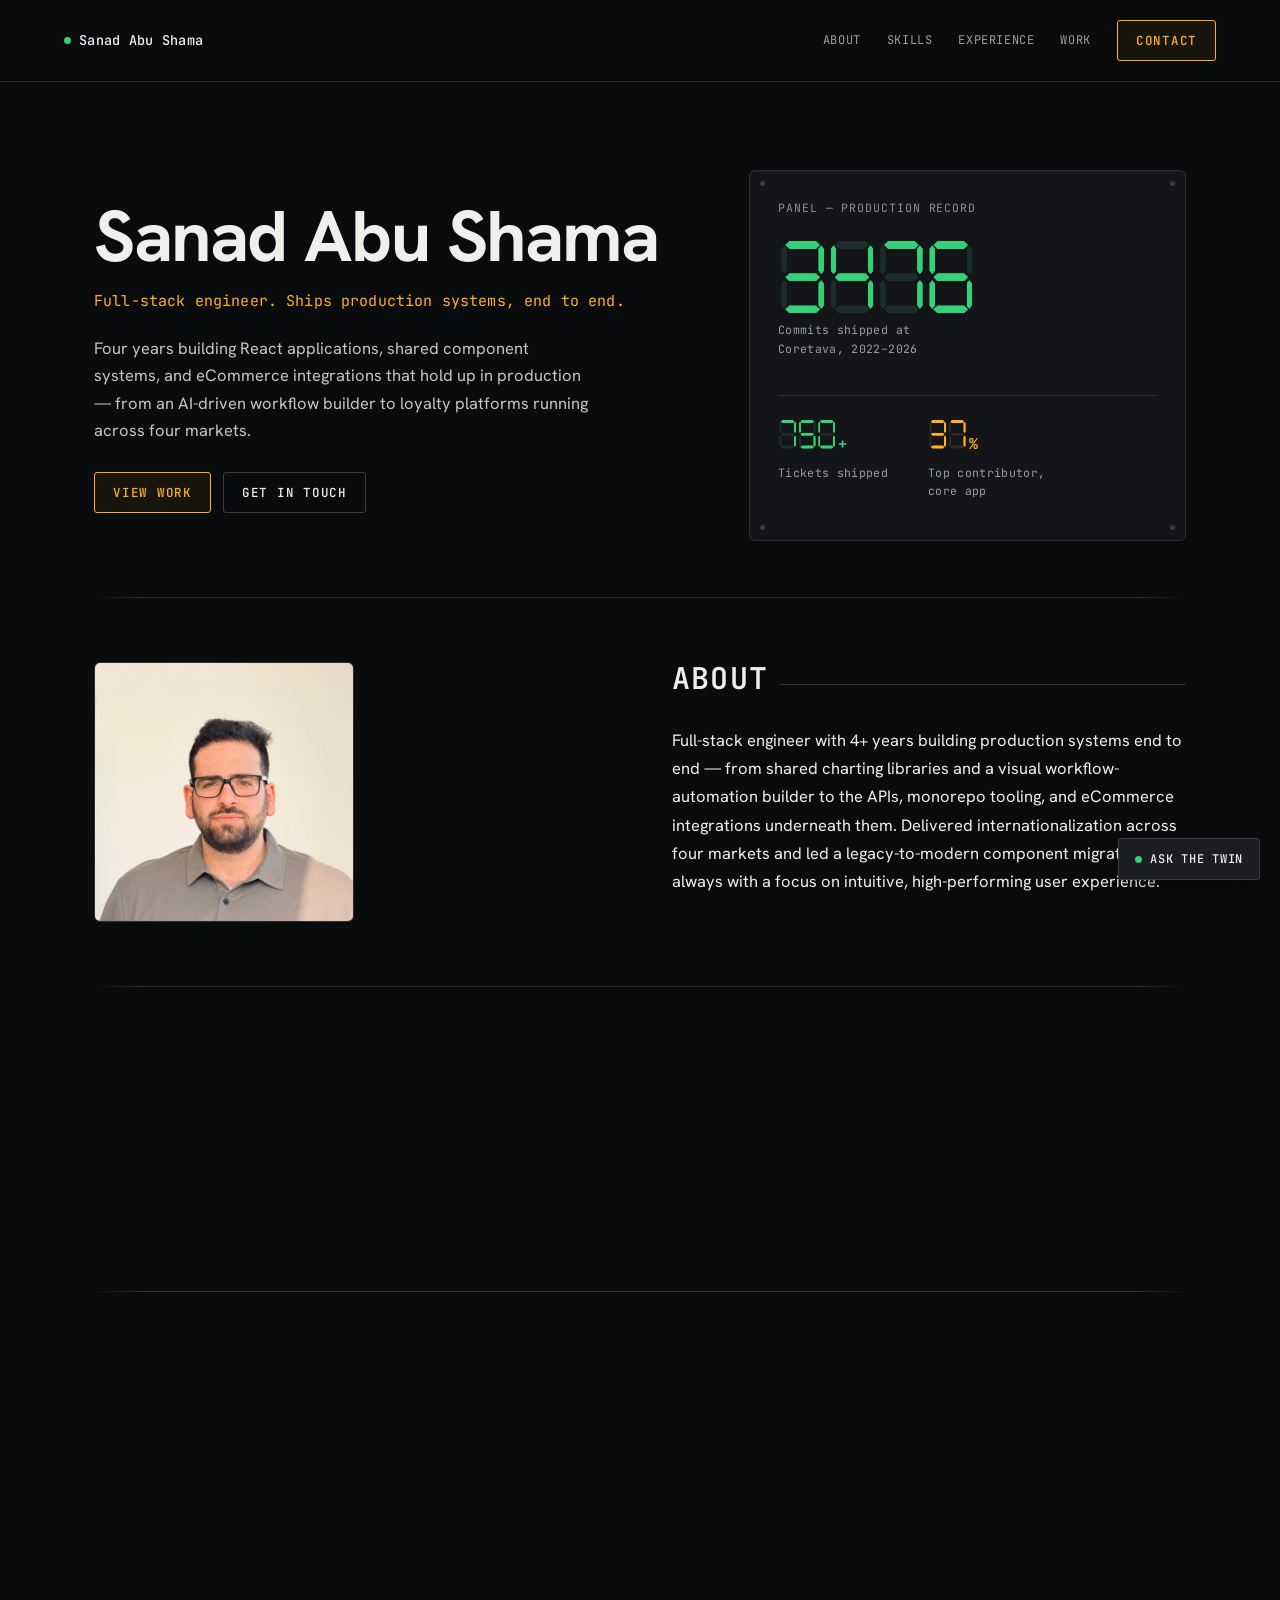
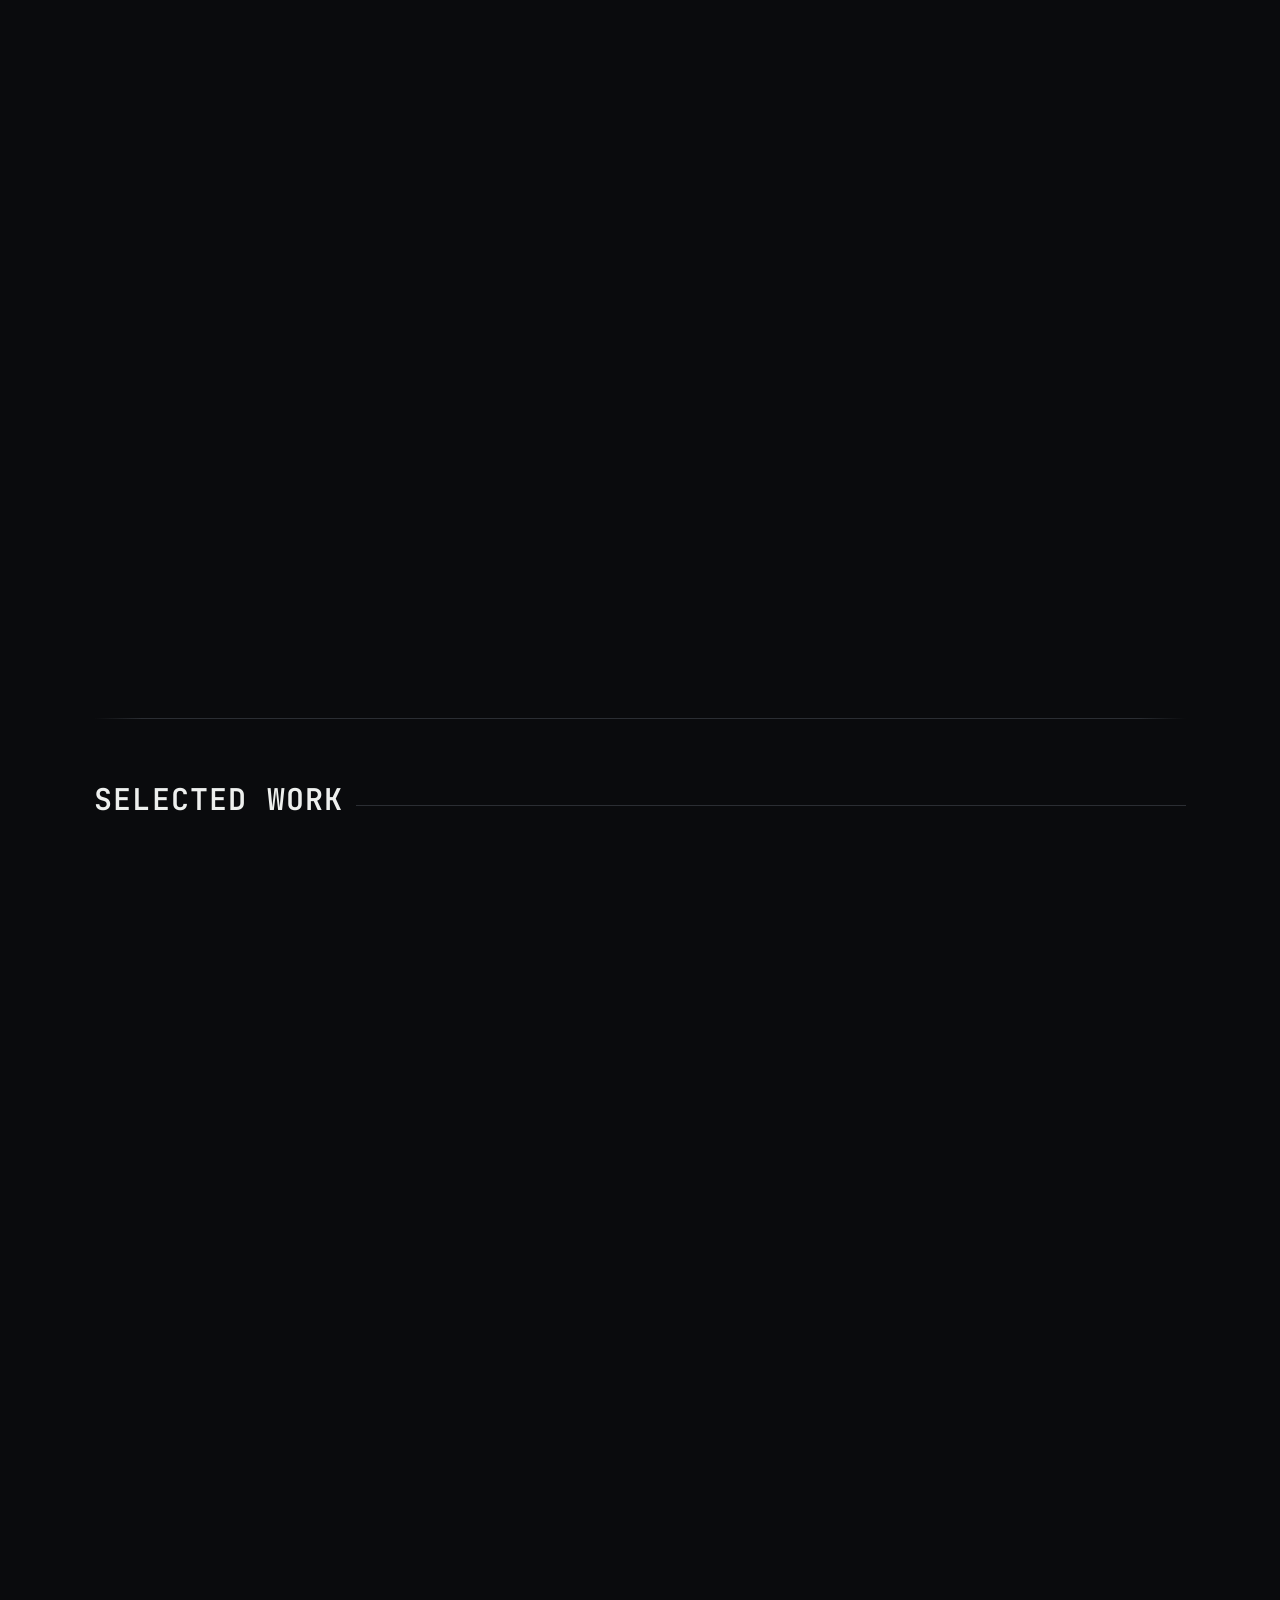
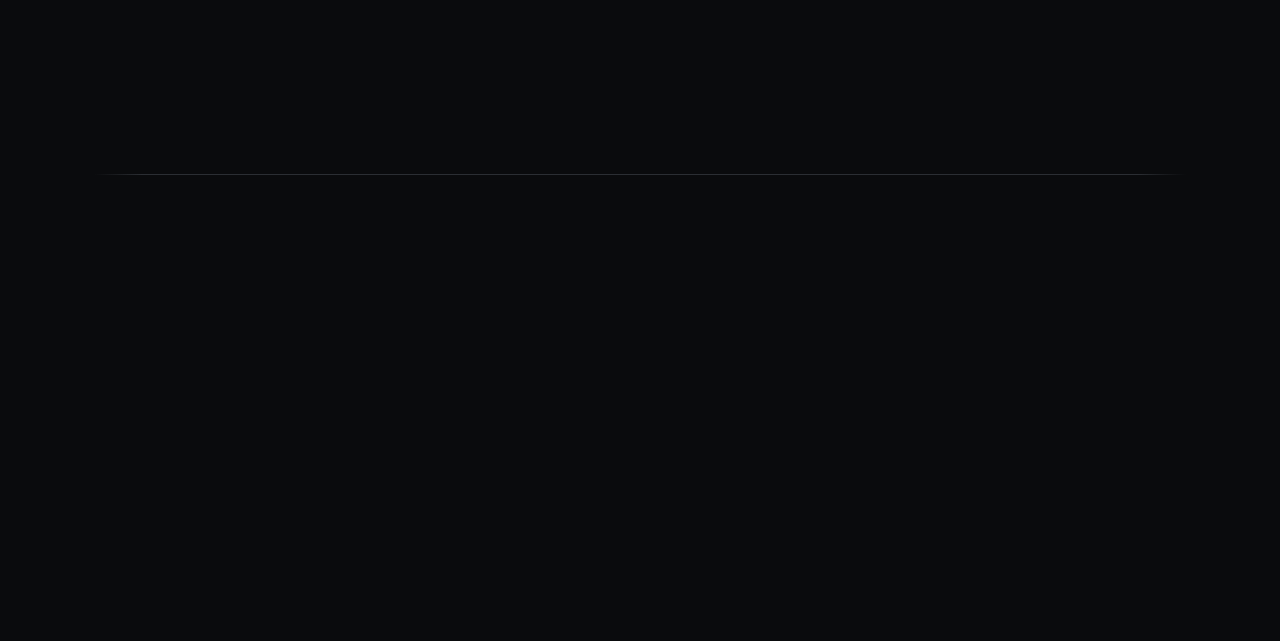
<file: index.html>
<!DOCTYPE html>
<html lang="en">
  <head>
    <title>Sanad Abu Shama — Full-Stack Developer</title>
    <meta charset="utf-8" />
    <meta name="viewport" content="width=device-width, initial-scale=1" />
    <meta
      name="description"
      content="Sanad Abu Shama — Full-Stack Developer with 4+ years shipping production React systems: shared charting libraries, an AI-driven workflow builder, and eCommerce integrations running across four markets. Based in Palestine, available now."
    />
    <meta name="author" content="Sanad Abu Shama" />
    <meta name="robots" content="index, follow, max-image-preview:large, max-snippet:-1, max-video-preview:-1" />
    <meta name="theme-color" content="#0a0b0d" />
    <link rel="canonical" href="https://abushamasanad.com/" />
    <meta name="google-site-verification" content="OP6Y0lSsmVgurVtadKnDrPSRltO2CE2YJ9xKy0Z1G7o" />

    <!-- Open Graph -->
    <meta property="og:type" content="profile" />
    <meta property="og:title" content="Sanad Abu Shama — Full-Stack Developer" />
    <meta
      property="og:description"
      content="Full-Stack Developer with 4+ years shipping production React systems: shared charting libraries, an AI-driven workflow builder, and eCommerce integrations running across four markets."
    />
    <meta property="og:url" content="https://abushamasanad.com/" />
    <meta property="og:site_name" content="Sanad Abu Shama" />
    <meta property="og:image" content="https://abushamasanad.com/images/profileImage.jpeg" />
    <meta property="og:image:alt" content="Portrait of Sanad Abu Shama" />
    <meta property="og:locale" content="en_US" />
    <meta property="profile:first_name" content="Sanad" />
    <meta property="profile:last_name" content="Abu Shama" />

    <!-- Twitter -->
    <meta name="twitter:card" content="summary" />
    <meta name="twitter:title" content="Sanad Abu Shama — Full-Stack Developer" />
    <meta
      name="twitter:description"
      content="Full-Stack Developer with 4+ years shipping production React systems: shared charting libraries, an AI-driven workflow builder, and eCommerce integrations running across four markets."
    />
    <meta name="twitter:image" content="https://abushamasanad.com/images/profileImage-square.jpg" />

    <!-- Structured data -->
    <script type="application/ld+json">
      {
        "@context": "https://schema.org",
        "@graph": [
          {
            "@type": "ProfilePage",
            "@id": "https://abushamasanad.com/#profilepage",
            "url": "https://abushamasanad.com/",
            "name": "Sanad Abu Shama — Full-Stack Developer",
            "mainEntity": { "@id": "https://abushamasanad.com/#person" },
            "about": { "@id": "https://abushamasanad.com/#person" },
            "inLanguage": "en"
          },
          {
            "@type": "WebSite",
            "@id": "https://abushamasanad.com/#website",
            "url": "https://abushamasanad.com/",
            "name": "Sanad Abu Shama",
            "publisher": { "@id": "https://abushamasanad.com/#person" },
            "inLanguage": "en"
          },
          {
            "@type": "Person",
            "@id": "https://abushamasanad.com/#person",
            "name": "Sanad Abu Shama",
            "alternateName": [
              "Sanad AbuShama",
              "Sanad Abu-Shama",
              "سند أبو شامة"
            ],
            "givenName": "Sanad",
            "familyName": "Abu Shama",
            "jobTitle": "Full-Stack Developer",
            "description": "Full-Stack Developer with 4+ years of experience building production React applications, shared charting libraries, AI-driven workflow automation, and eCommerce integrations across four markets. Currently available for full-time and freelance roles.",
            "url": "https://abushamasanad.com/",
            "mainEntityOfPage": { "@id": "https://abushamasanad.com/#profilepage" },
            "image": {
              "@type": "ImageObject",
              "url": "https://abushamasanad.com/images/profileImage-square.jpg",
              "width": 1200,
              "height": 1200,
              "caption": "Sanad Abu Shama, Full-Stack Developer"
            },
            "email": "mailto:abushamasanad@gmail.com",
            "address": {
              "@type": "PostalAddress",
              "addressLocality": "Salfit",
              "addressCountry": "PS"
            },
            "alumniOf": [
              {
                "@type": "CollegeOrUniversity",
                "name": "Birzeit University",
                "sameAs": "https://www.birzeit.edu/"
              }
            ],
            "knowsAbout": [
              "React.js",
              "TypeScript",
              "JavaScript",
              "Front-End Development",
              "Full-Stack Development",
              "Component-Driven Development",
              "Internationalization (i18n)",
              "REST API Integration",
              "Monorepo Tooling (Nx/pnpm)"
            ],
            "sameAs": [
              "https://github.com/SanadAbuShama",
              "https://www.linkedin.com/in/sanad-abu-shama"
            ]
          }
        ]
      }
    </script>

    <link rel="icon" href="images/favicon.ico" />
    <link rel="apple-touch-icon" href="images/apple-touch-icon.png" />
    <link rel="preconnect" href="https://fonts.googleapis.com" />
    <link rel="preconnect" href="https://fonts.gstatic.com" crossorigin />
    <link href="https://fonts.googleapis.com/css2?family=Hanken+Grotesk:wght@400;500;600;700&family=JetBrains+Mono:wght@400;500;600;700&display=swap" rel="stylesheet" />
    <link rel="stylesheet" href="assets/css/telemetry.css" />
  </head>
  <body>
    <a class="skip-link" href="#main">Skip to content</a>

    <nav class="nav">
      <span class="nav-brand"><span class="status-dot" aria-hidden="true"></span> Sanad Abu Shama</span>
      <div class="nav-links">
        <a href="#about">About</a>
        <a href="#skills">Skills</a>
        <a href="#experience">Experience</a>
        <a href="#work">Work</a>
        <a href="#contact" class="btn btn-primary">Contact</a>
      </div>
    </nav>

    <div class="shell" id="main">

      <!-- Hero -->
      <section class="hero">
        <div>
          <h1 class="hero-title">Sanad Abu Shama</h1>
          <p class="hero-role">Full-stack engineer. Ships production systems, end to end.</p>
          <p class="hero-lead">
            Four years building React applications, shared component systems, and eCommerce
            integrations that hold up in production &mdash; from an AI-driven workflow builder
            to loyalty platforms running across four markets.
          </p>
          <div class="actions">
            <a href="#work" class="btn btn-primary">View work</a>
            <a href="#contact" class="btn btn-ghost">Get in touch</a>
          </div>
        </div>

        <div class="instrument-cluster">
          <div class="instrument-cluster-rivets"></div>
          <p class="instrument-cluster-label">Panel — production record</p>

          <div class="readout readout--lg instrument-cluster-primary">
            <div class="readout-value">
              <span class="led-digit" data-digit="3"><i class="seg seg-a"></i><i class="seg seg-b"></i><i class="seg seg-c"></i><i class="seg seg-d"></i><i class="seg seg-e"></i><i class="seg seg-f"></i><i class="seg seg-g"></i></span>
              <span class="led-digit" data-digit="4"><i class="seg seg-a"></i><i class="seg seg-b"></i><i class="seg seg-c"></i><i class="seg seg-d"></i><i class="seg seg-e"></i><i class="seg seg-f"></i><i class="seg seg-g"></i></span>
              <span class="led-digit" data-digit="7"><i class="seg seg-a"></i><i class="seg seg-b"></i><i class="seg seg-c"></i><i class="seg seg-d"></i><i class="seg seg-e"></i><i class="seg seg-f"></i><i class="seg seg-g"></i></span>
              <span class="led-digit" data-digit="6"><i class="seg seg-a"></i><i class="seg seg-b"></i><i class="seg seg-c"></i><i class="seg seg-d"></i><i class="seg seg-e"></i><i class="seg seg-f"></i><i class="seg seg-g"></i></span>
            </div>
            <p class="readout-label">Commits shipped at Coretava, 2022&ndash;2026</p>
          </div>

          <div class="instrument-cluster-secondary">
            <div class="readout readout--sm">
              <div class="readout-value">
                <span class="led-digit" data-digit="7"><i class="seg seg-a"></i><i class="seg seg-b"></i><i class="seg seg-c"></i><i class="seg seg-d"></i><i class="seg seg-e"></i><i class="seg seg-f"></i><i class="seg seg-g"></i></span>
                <span class="led-digit" data-digit="5"><i class="seg seg-a"></i><i class="seg seg-b"></i><i class="seg seg-c"></i><i class="seg seg-d"></i><i class="seg seg-e"></i><i class="seg seg-f"></i><i class="seg seg-g"></i></span>
                <span class="led-digit" data-digit="0"><i class="seg seg-a"></i><i class="seg seg-b"></i><i class="seg seg-c"></i><i class="seg seg-d"></i><i class="seg seg-e"></i><i class="seg seg-f"></i><i class="seg seg-g"></i></span>
                <span class="readout-suffix">+</span>
              </div>
              <p class="readout-label">Tickets shipped</p>
            </div>
            <div class="readout readout--sm readout--amber">
              <div class="readout-value">
                <span class="led-digit" data-digit="3"><i class="seg seg-a"></i><i class="seg seg-b"></i><i class="seg seg-c"></i><i class="seg seg-d"></i><i class="seg seg-e"></i><i class="seg seg-f"></i><i class="seg seg-g"></i></span>
                <span class="led-digit" data-digit="7"><i class="seg seg-a"></i><i class="seg seg-b"></i><i class="seg seg-c"></i><i class="seg seg-d"></i><i class="seg seg-e"></i><i class="seg seg-f"></i><i class="seg seg-g"></i></span>
                <span class="readout-suffix">%</span>
              </div>
              <p class="readout-label">Top contributor, core app</p>
            </div>
          </div>
        </div>
      </section>

      <hr class="rule" />

      <!-- About -->
      <section id="about" class="about">
        <figure class="about-photo lighten">
          <img src="images/profileImage-square.jpg" width="1200" height="1200" alt="Sanad Abu Shama, Full-Stack Developer" data-placeholder="Portrait coming soon" />
        </figure>
        <div>
          <h2 class="section-head">About</h2>
          <p class="about-body">
            Full-stack engineer with 4+ years building production systems end to end &mdash; from
            shared charting libraries and a visual workflow-automation builder to the APIs,
            monorepo tooling, and eCommerce integrations underneath them. Delivered
            internationalization across four markets and led a legacy-to-modern component
            migration, always with a focus on intuitive, high-performing user experience.
          </p>
        </div>
      </section>

      <hr class="rule" />

      <!-- Skills -->
      <section id="skills" class="skills">
        <h2 class="section-head">Skills</h2>
        <div class="skill-list">
          <span class="switch"><span class="switch-track"><span class="switch-knob"></span></span>HTML5</span>
          <span class="switch"><span class="switch-track"><span class="switch-knob"></span></span>CSS3</span>
          <span class="switch"><span class="switch-track"><span class="switch-knob"></span></span>JavaScript</span>
          <span class="switch"><span class="switch-track"><span class="switch-knob"></span></span>TypeScript</span>
          <span class="switch"><span class="switch-track"><span class="switch-knob"></span></span>React.js</span>
          <span class="switch"><span class="switch-track"><span class="switch-knob"></span></span>React Router</span>
          <span class="switch"><span class="switch-track"><span class="switch-knob"></span></span>Material-UI (MUI)</span>
          <span class="switch"><span class="switch-track"><span class="switch-knob"></span></span>Mobx</span>
          <span class="switch"><span class="switch-track"><span class="switch-knob"></span></span>i18next</span>
          <span class="switch"><span class="switch-track"><span class="switch-knob"></span></span>Nx / pnpm Monorepos</span>
          <span class="switch"><span class="switch-track"><span class="switch-knob"></span></span>OpenAPI Codegen</span>
          <span class="switch"><span class="switch-track"><span class="switch-knob"></span></span>Responsive Design</span>
          <span class="switch"><span class="switch-track"><span class="switch-knob"></span></span>Component-Driven Development</span>
          <span class="switch"><span class="switch-track"><span class="switch-knob"></span></span>Git</span>
          <span class="switch"><span class="switch-track"><span class="switch-knob"></span></span>REST API Integration</span>
        </div>
      </section>

      <hr class="rule" />

      <!-- Experience -->
      <section id="experience" class="experience">
        <h2 class="section-head">Experience</h2>

        <div class="exp-panel">
          <p class="exp-record">
            <strong>Front-End Developer</strong> &middot; Coretava (formerly Gamiphy) &middot; Jun 2022&ndash;May 2026 &middot; Ramallah, Palestine
          </p>

          <div class="exp-readouts">
            <div class="readout">
              <div class="readout-value">
                <span class="led-digit" data-digit="1"><i class="seg seg-a"></i><i class="seg seg-b"></i><i class="seg seg-c"></i><i class="seg seg-d"></i><i class="seg seg-e"></i><i class="seg seg-f"></i><i class="seg seg-g"></i></span>
                <span class="led-digit" data-digit="1"><i class="seg seg-a"></i><i class="seg seg-b"></i><i class="seg seg-c"></i><i class="seg seg-d"></i><i class="seg seg-e"></i><i class="seg seg-f"></i><i class="seg seg-g"></i></span>
                <span class="led-digit" data-digit="6"><i class="seg seg-a"></i><i class="seg seg-b"></i><i class="seg seg-c"></i><i class="seg seg-d"></i><i class="seg seg-e"></i><i class="seg seg-f"></i><i class="seg seg-g"></i></span>
                <span class="led-digit" data-digit="0"><i class="seg seg-a"></i><i class="seg seg-b"></i><i class="seg seg-c"></i><i class="seg seg-d"></i><i class="seg seg-e"></i><i class="seg seg-f"></i><i class="seg seg-g"></i></span>
                <span class="readout-suffix">+</span>
              </div>
              <p class="readout-label">PRs code-reviewed</p>
            </div>
            <div class="readout readout--amber">
              <div class="readout-value">
                <span class="led-digit" data-digit="4"><i class="seg seg-a"></i><i class="seg seg-b"></i><i class="seg seg-c"></i><i class="seg seg-d"></i><i class="seg seg-e"></i><i class="seg seg-f"></i><i class="seg seg-g"></i></span>
                <span class="led-digit" data-digit="5"><i class="seg seg-a"></i><i class="seg seg-b"></i><i class="seg seg-c"></i><i class="seg seg-d"></i><i class="seg seg-e"></i><i class="seg seg-f"></i><i class="seg seg-g"></i></span>
                <span class="readout-suffix">%</span>
              </div>
              <p class="readout-label">Commits to shared i18n package</p>
            </div>
            <div class="readout">
              <div class="readout-value">
                <span class="led-digit" data-digit="2"><i class="seg seg-a"></i><i class="seg seg-b"></i><i class="seg seg-c"></i><i class="seg seg-d"></i><i class="seg seg-e"></i><i class="seg seg-f"></i><i class="seg seg-g"></i></span>
                <span class="led-digit" data-digit="9"><i class="seg seg-a"></i><i class="seg seg-b"></i><i class="seg seg-c"></i><i class="seg seg-d"></i><i class="seg seg-e"></i><i class="seg seg-f"></i><i class="seg seg-g"></i></span>
                <span class="readout-suffix">%</span>
              </div>
              <p class="readout-label">Commits to the loyalty widget</p>
            </div>
            <div class="readout readout--amber">
              <div class="readout-value">
                <span class="led-digit" data-digit="4"><i class="seg seg-a"></i><i class="seg seg-b"></i><i class="seg seg-c"></i><i class="seg seg-d"></i><i class="seg seg-e"></i><i class="seg seg-f"></i><i class="seg seg-g"></i></span>
              </div>
              <p class="readout-label">Markets localized (AR / EN / ES / PT)</p>
            </div>
          </div>

          <div class="exp-log">
            <div class="exp-log-entry">
              <span class="exp-log-tag">Charting</span>
              <p class="exp-log-body">
                Designed and built the dashboard&rsquo;s shared Recharts-based charting library
                (bar, pie, needle-gauge, and dual-axis line components) and the original
                8-chart analytics module &mdash; later reused platform-wide for campaign and
                audience reporting.
              </p>
            </div>
            <div class="exp-log-entry">
              <span class="exp-log-tag">Automation</span>
              <p class="exp-log-body">
                Built CoreAds, a visual node-based workflow builder for AI-driven marketing
                automation, supporting branching decision logic, audience/segment targeting,
                and WhatsApp messaging triggers &mdash; the platform&rsquo;s flagship
                campaign-orchestration feature.
              </p>
            </div>
            <div class="exp-log-entry">
              <span class="exp-log-tag">Platform</span>
              <p class="exp-log-body">
                Maintained and extended an embeddable loyalty widget across a 3+ year VTEX
                eCommerce integration, shipping authorization-flow fixes, cart/cashback
                logic, and a React-runtime-isolation (IIFE) fix for host-page conflicts.
              </p>
            </div>
            <div class="exp-log-entry">
              <span class="exp-log-tag">Migration</span>
              <p class="exp-log-body">
                Migrated the dashboard&rsquo;s legacy component library to Material-UI v7 and
                a modular React architecture, cutting code duplication 20% and
                design-to-development handoff time 30%.
              </p>
            </div>
          </div>

          <div class="exp-actions">
            <a href="assets/resume/Sanad-Abu-Shama-Resume.pdf" class="btn btn-ghost" download>Download r&eacute;sum&eacute; (PDF)</a>
          </div>
        </div>
      </section>

      <hr class="rule" />

      <!-- Selected work -->
      <section id="work" class="work">
        <h2 class="section-head">Selected work</h2>

        <!-- 01 -->
        <article class="project" data-slideshow>
          <div>
            <div class="slides lighten">
              <div class="slide" data-slide data-active>
                <img src="images/work/loyalty-station-1.png" alt="Coretava Loyalty Station screenshot 1" data-placeholder="Screenshot coming soon" />
              </div>
              <div class="slide" data-slide>
                <img src="images/work/loyalty-station-2.png" alt="Coretava Loyalty Station screenshot 2" data-placeholder="Screenshot coming soon" />
              </div>
              <div class="slide" data-slide>
                <img src="images/work/loyalty-station-3.png" alt="Coretava Loyalty Station screenshot 3" data-placeholder="Screenshot coming soon" />
              </div>
              <div class="slide" data-slide>
                <img src="images/work/loyalty-station-4.png" alt="Coretava Loyalty Station screenshot 4" data-placeholder="Screenshot coming soon" />
              </div>
              <button type="button" class="slide-nav slide-prev" data-prev aria-label="Previous screenshot">&lsaquo;</button>
              <button type="button" class="slide-nav slide-next" data-next aria-label="Next screenshot">&rsaquo;</button>
              <div class="slide-dots">
                <button type="button" class="slide-dot" data-dot data-active aria-label="Screenshot 1"></button>
                <button type="button" class="slide-dot" data-dot aria-label="Screenshot 2"></button>
                <button type="button" class="slide-dot" data-dot aria-label="Screenshot 3"></button>
                <button type="button" class="slide-dot" data-dot aria-label="Screenshot 4"></button>
              </div>
            </div>
            <div class="slide-captions">
              <p class="slide-caption" data-caption data-active></p>
              <p class="slide-caption" data-caption></p>
              <p class="slide-caption" data-caption></p>
              <p class="slide-caption" data-caption></p>
            </div>
          </div>
          <div>
            <h3 class="project-title">Coretava Loyalty Station</h3>
            <span class="tag tag-accent project-role">Front-End Developer</span>
            <p class="project-body">
              A white-label loyalty platform that helps businesses create, manage, and
              optimize customer reward programs. The platform provides tools for
              configuring loyalty campaigns, managing rewards, monitoring customer
              engagement through analytics, and customizing the customer-facing
              experience to match each brand&rsquo;s identity. It enables merchants to
              strengthen customer retention by delivering personalized rewards and
              tracking loyalty performance.
            </p>
          </div>
        </article>

        <!-- 02 -->
        <article class="project" data-slideshow>
          <div>
            <div class="slides lighten">
              <div class="slide" data-slide data-active>
                <img src="images/work/admin-dashboard-1.png" alt="Coretava Admin Dashboard screenshot 1" data-placeholder="Screenshot coming soon" />
              </div>
              <div class="slide" data-slide>
                <img src="images/work/admin-dashboard-2.png" alt="Coretava Admin Dashboard screenshot 2" data-placeholder="Screenshot coming soon" />
              </div>
              <button type="button" class="slide-nav slide-prev" data-prev aria-label="Previous screenshot">&lsaquo;</button>
              <button type="button" class="slide-nav slide-next" data-next aria-label="Next screenshot">&rsaquo;</button>
              <div class="slide-dots">
                <button type="button" class="slide-dot" data-dot data-active aria-label="Screenshot 1"></button>
                <button type="button" class="slide-dot" data-dot aria-label="Screenshot 2"></button>
              </div>
            </div>
            <div class="slide-captions">
              <p class="slide-caption" data-caption data-active></p>
              <p class="slide-caption" data-caption></p>
            </div>
          </div>
          <div>
            <h3 class="project-title">Coretava Admin Dashboard</h3>
            <span class="tag tag-accent project-role">Front-End Developer</span>
            <p class="project-body">
              A centralized management interface that allows merchants to oversee and
              control their platform operations. The dashboard provides tools for
              managing users, configuring settings, monitoring performance through
              analytics, and managing loyalty programs, rewards, and customer engagement
              features. Designed with flexibility and scalability in mind, it supports
              white-label customization and gives businesses full control over their
              digital experience.
            </p>
          </div>
        </article>
      </section>

      <hr class="rule" />

      <!-- Contact -->
      <section id="contact" class="contact">
        <div class="contact-panel">
          <div>
            <h2>Let&rsquo;s work together</h2>
            <p class="contact-lead">
              Open to frontend and fullstack roles. Reach out by email or find me on GitHub
              and LinkedIn.
            </p>
          </div>
          <div class="actions">
            <a href="mailto:abushamasanad@gmail.com" class="btn btn-primary">abushamasanad@gmail.com</a>
            <a href="https://github.com/SanadAbuShama" target="_blank" rel="me noopener" class="btn btn-ghost">GitHub</a>
            <a href="https://www.linkedin.com/in/sanad-abu-shama" target="_blank" rel="me noopener" class="btn btn-ghost">LinkedIn</a>
            <button type="button" class="btn btn-ghost" data-twin-open hidden>Ask my digital twin</button>
          </div>
          <p class="contact-status"><span class="status-dot" aria-hidden="true"></span> Status: available</p>
        </div>
      </section>

      <footer class="site-footer">&copy; 2026 Sanad Abu Shama.</footer>
    </div>

    <!-- Expanded screenshot viewer. Populated on demand by portfolio.js. -->
    <dialog class="lightbox" id="lightbox" aria-label="Expanded screenshot">
      <button type="button" class="lightbox-close" data-lightbox-close aria-label="Close">&times;</button>
      <div class="lightbox-stage">
        <button type="button" class="lightbox-nav lightbox-prev" data-lightbox-prev aria-label="Previous screenshot">&lsaquo;</button>
        <img class="lightbox-img" data-lightbox-img alt="" />
        <button type="button" class="lightbox-nav lightbox-next" data-lightbox-next aria-label="Next screenshot">&rsaquo;</button>
      </div>
      <p class="lightbox-caption" data-lightbox-caption></p>
    </dialog>

    <!-- Digital twin launcher. Hidden until twin.js confirms <dialog> support. -->
    <button type="button" class="twin-launcher" data-twin-open
            aria-haspopup="dialog" aria-expanded="false" hidden>
      <span class="status-dot" aria-hidden="true"></span> Ask the twin
    </button>

    <!-- Digital twin panel. Talks to the FastAPI backend in the separate
         `digital-twin` repo; see assets/js/twin.js. -->
    <dialog class="twin" id="twin" aria-label="Ask Sanad's digital twin">
      <header class="twin-head">
        <p class="twin-title"><span class="status-dot" aria-hidden="true"></span> Digital twin</p>
        <p class="twin-sub">An AI answering about Sanad&rsquo;s work &mdash; not Sanad.</p>
        <button type="button" class="twin-reset" data-twin-reset>Reset</button>
        <button type="button" class="twin-close" data-twin-close aria-label="Close">&times;</button>
      </header>

      <div class="twin-stream" data-twin-stream role="log" aria-live="polite" aria-atomic="false"></div>

      <form class="twin-composer" data-twin-form>
        <!-- Cloudflare Turnstile renders into this on demand, only once
             TURNSTILE_ENABLED is flipped on in twin.js. Empty and inert
             until then. -->
        <div class="twin-turnstile" data-twin-turnstile></div>
        <label class="visually-hidden" for="twin-input">Ask a question</label>
        <textarea id="twin-input" data-twin-input rows="1" maxlength="2000"
                  placeholder="Ask about his work&hellip;" autocomplete="off"></textarea>
        <div class="twin-composer-foot">
          <span class="twin-count" data-twin-count aria-hidden="true">0/2000</span>
          <button type="submit" class="btn btn-primary twin-send" data-twin-send>Send</button>
        </div>
      </form>
    </dialog>

    <script src="assets/js/portfolio.js"></script>
    <script src="assets/js/twin.js"></script>
  </body>
</html>
</file>
<file: assets/css/telemetry.css>
/* ==========================================================================
   Telemetry — an instrument-panel design system for the portfolio page.
   Every claim ships as a live, quantified readout: real seven-segment
   digits (CSS clip-path segment masks, not a font), ghost/unlit segments
   always present, restrained enameled-panel materiality.
   ========================================================================== */

:root {
  --bg: #0a0b0d;
  --panel: #141518;
  --panel-raised: #1b1d21;
  --bezel: #2b2e33;
  --bezel-bright: #3a3d43;

  --text: #eef0ee;
  --text-muted: color-mix(in srgb, #eef0ee 58%, #2b2e33);
  --text-faint: color-mix(in srgb, #eef0ee 50%, #2b2e33);

  --signal-amber: #ffb020;
  --signal-amber-dim: color-mix(in srgb, #ffb020 12%, transparent);
  --signal-green: #35d17a;
  --signal-green-dim: color-mix(in srgb, #35d17a 14%, transparent);

  --led-on: var(--signal-green);
  --led-off: color-mix(in srgb, var(--signal-green) 9%, var(--panel-raised));

  --font-display: "Hanken Grotesk", ui-sans-serif, system-ui, sans-serif;
  --font-mono: "JetBrains Mono", ui-monospace, "SF Mono", Consolas, monospace;

  --space-1: 4px;
  --space-2: 8px;
  --space-3: 12px;
  --space-4: 16px;
  --space-6: 24px;
  --space-8: 32px;

  --radius-sm: 3px;
  --radius-md: 6px;
}

/* — base — */
*, *::before, *::after { box-sizing: border-box; }

html { scroll-behavior: smooth; }

body {
  margin: 0;
  font-family: var(--font-display);
  font-size: 16px;
  line-height: 1.6;
  font-weight: 400;
  color: var(--text);
  background: var(--bg);
  background-image:
    radial-gradient(900px 500px at 88% -8%, color-mix(in srgb, var(--signal-green) 7%, transparent), transparent 60%),
    radial-gradient(700px 500px at 4% 108%, color-mix(in srgb, var(--signal-amber) 5%, transparent), transparent 55%);
  background-repeat: no-repeat;
  min-height: 100vh;
  -webkit-font-smoothing: antialiased;
  font-variant-numeric: tabular-nums;
}

h1, h2, h3 { font-family: var(--font-display); line-height: 1.08; letter-spacing: -0.02em; margin: 0; }
p { margin: 0 0 var(--space-3); }
img { display: block; max-width: 100%; }
figure { margin: 0; }

a { color: var(--signal-amber); text-decoration: none; text-underline-offset: 3px; }
a:hover { color: color-mix(in srgb, var(--signal-amber) 80%, white); }

:focus { outline: none; }
:focus-visible { outline: 2px solid var(--signal-amber); outline-offset: 3px; }
::selection { background: color-mix(in srgb, var(--signal-green) 35%, transparent); color: #fff; }

/* Scrollbar theming (webkit) so the browser chrome carries the panel too. */
::-webkit-scrollbar { width: 12px; height: 12px; }
::-webkit-scrollbar-track { background: var(--bg); }
::-webkit-scrollbar-thumb { background: var(--bezel); border-radius: 6px; border: 3px solid var(--bg); }
::-webkit-scrollbar-thumb:hover { background: var(--bezel-bright); }
* { scrollbar-color: var(--bezel) var(--bg); scrollbar-width: thin; }

.lighten { mix-blend-mode: lighten; background-color: transparent; }

/* — divider: a hairline bezel seam — */
.rule {
  height: 1px;
  border: 0;
  margin: 0;
  background: linear-gradient(to right,
    transparent, var(--bezel) 48px,
    var(--bezel) calc(100% - 48px), transparent);
}

/* — mono label: engraved-plate lettering used for chrome, never as an
   eyebrow over a heading — always inline with, or as, real content. — */
.mono-label {
  font-family: var(--font-mono);
  text-transform: uppercase;
  letter-spacing: 0.08em;
  font-size: 11px;
  color: var(--text-faint);
}

/* — buttons: labeled panel push-buttons, sharp corners, mono caps. — */
.btn {
  display: inline-flex; align-items: center; justify-content: center; gap: 8px;
  cursor: pointer; text-decoration: none;
  appearance: none; -webkit-appearance: none;
  background: transparent; margin: 0;
  font-family: var(--font-mono); font-weight: 500;
  text-transform: uppercase; letter-spacing: 0.06em;
  font-size: 12.5px; line-height: 1.2;
  padding: 12px 18px;
  border-radius: var(--radius-sm);
  border: 1px solid transparent;
  transition: background-color 0.15s ease, color 0.15s ease, border-color 0.15s ease;
}
.btn-primary { color: var(--signal-amber); border-color: var(--signal-amber); background: color-mix(in srgb, var(--signal-amber) 6%, transparent); }
.btn-primary:hover { color: #0a0b0d; background: var(--signal-amber); }
.btn-primary:active { background: color-mix(in srgb, var(--signal-amber) 82%, black); }
.btn-ghost { color: var(--text); border-color: var(--bezel-bright); }
.btn-ghost:hover { color: var(--text); border-color: var(--text-muted); background: color-mix(in srgb, white 4%, transparent); }
.btn-ghost:active { background: color-mix(in srgb, white 8%, transparent); }

/* — switches: skill tags as physical toggle switches, all engaged. — */
.switch {
  display: inline-flex; align-items: center; gap: 9px;
  font-family: var(--font-mono); font-size: 12.5px; letter-spacing: 0.01em;
  color: var(--text);
  background: var(--panel-raised);
  border: 1px solid var(--bezel);
  border-radius: var(--radius-sm);
  padding: 7px 12px 7px 8px;
}
.switch-track {
  position: relative; flex: none;
  width: 24px; height: 14px;
  background: #050506;
  border: 1px solid var(--bezel-bright);
  border-radius: 2px;
}
.switch-knob {
  position: absolute; top: 2px; right: 2px;
  width: 8px; height: 8px;
  background: var(--signal-green);
  border-radius: 1px;
}

/* ==========================================================================
   Page
   ========================================================================== */

.skip-link {
  position: absolute; left: -9999px; top: 0;
  padding: var(--space-3) var(--space-4);
  background: var(--panel-raised); color: var(--text);
  border: 1px solid var(--bezel-bright);
  border-radius: var(--radius-md); z-index: 10;
}
.skip-link:focus { left: var(--space-4); top: var(--space-4); }

/* — nav — */
.nav {
  display: flex; align-items: center; justify-content: space-between;
  flex-wrap: wrap; gap: 12px;
  padding: 20px clamp(20px, 5vw, 72px);
  border-bottom: 1px solid var(--bezel);
}
.nav-brand {
  display: inline-flex; align-items: center; gap: 8px;
  font-family: var(--font-mono); font-weight: 500;
  font-size: 13.5px; letter-spacing: 0.02em;
  color: var(--text);
}
.status-dot {
  width: 7px; height: 7px; border-radius: 50%; flex: none;
  background: var(--signal-green);
}
.nav-links { display: flex; gap: 26px; align-items: center; flex-wrap: wrap; }
.nav a:not(.btn) {
  color: var(--text-muted); font-family: var(--font-mono);
  font-size: 12px; text-transform: uppercase; letter-spacing: 0.05em;
}
.nav a:not(.btn):hover { color: var(--text); }

.shell {
  max-width: 1220px;
  margin: 0 auto;
  padding: 0 clamp(20px, 5vw, 72px);
}

/* — section heading: the heading IS the label; no eyebrow above it. — */
.section-head {
  font-family: var(--font-mono);
  text-transform: uppercase;
  letter-spacing: 0.04em;
  font-size: clamp(22px, 3vw, 30px);
  font-weight: 600;
  color: var(--text);
  margin: 0 0 var(--space-8);
  display: flex; align-items: baseline; gap: var(--space-3);
}
.section-head::after {
  content: '';
  flex: 1 1 auto;
  height: 1px;
  background: var(--bezel);
  transform: translateY(-4px);
}

/* ==========================================================================
   Seven-segment digit component
   Each digit is 7 masked cells; a digit's shape lives in HTML (data-digit),
   its lit/unlit state lives in CSS, gated by the ancestor readout's
   [data-revealed] so digits power up only once scrolled into view.
   ========================================================================== */

.led-digit {
  position: relative;
  display: inline-block;
  width: 0.56em;
  aspect-ratio: 10 / 17;
  margin: 0 0.045em;
}
.led-digit .seg {
  position: absolute;
  background: var(--led-off);
  transition: background-color 0.5s ease;
}
.seg-a, .seg-g, .seg-d { left: 9%; width: 82%; height: 11%; }
.seg-a { top: 0; clip-path: polygon(12% 0, 88% 0, 100% 50%, 88% 100%, 12% 100%, 0 50%); }
.seg-g { top: 44.5%; clip-path: polygon(12% 0, 88% 0, 100% 50%, 88% 100%, 12% 100%, 0 50%); }
.seg-d { bottom: 0; clip-path: polygon(12% 0, 88% 0, 100% 50%, 88% 100%, 12% 100%, 0 50%); }
.seg-f, .seg-b, .seg-e, .seg-c { width: 13%; height: 40%; }
.seg-f, .seg-e { left: 0; }
.seg-b, .seg-c { right: 0; }
.seg-f, .seg-b { top: 6%; }
.seg-e, .seg-c { bottom: 6%; }
.seg-f, .seg-b, .seg-e, .seg-c { clip-path: polygon(0 12%, 50% 0, 100% 12%, 100% 88%, 50% 100%, 0 88%); }

/* Digit-to-segment lookup: only lit once the readout is revealed. */
.readout[data-revealed] .led-digit[data-digit="0"] .seg-a,
.readout[data-revealed] .led-digit[data-digit="0"] .seg-b,
.readout[data-revealed] .led-digit[data-digit="0"] .seg-c,
.readout[data-revealed] .led-digit[data-digit="0"] .seg-d,
.readout[data-revealed] .led-digit[data-digit="0"] .seg-e,
.readout[data-revealed] .led-digit[data-digit="0"] .seg-f,

.readout[data-revealed] .led-digit[data-digit="1"] .seg-b,
.readout[data-revealed] .led-digit[data-digit="1"] .seg-c,

.readout[data-revealed] .led-digit[data-digit="2"] .seg-a,
.readout[data-revealed] .led-digit[data-digit="2"] .seg-b,
.readout[data-revealed] .led-digit[data-digit="2"] .seg-g,
.readout[data-revealed] .led-digit[data-digit="2"] .seg-e,
.readout[data-revealed] .led-digit[data-digit="2"] .seg-d,

.readout[data-revealed] .led-digit[data-digit="3"] .seg-a,
.readout[data-revealed] .led-digit[data-digit="3"] .seg-b,
.readout[data-revealed] .led-digit[data-digit="3"] .seg-g,
.readout[data-revealed] .led-digit[data-digit="3"] .seg-c,
.readout[data-revealed] .led-digit[data-digit="3"] .seg-d,

.readout[data-revealed] .led-digit[data-digit="4"] .seg-f,
.readout[data-revealed] .led-digit[data-digit="4"] .seg-g,
.readout[data-revealed] .led-digit[data-digit="4"] .seg-b,
.readout[data-revealed] .led-digit[data-digit="4"] .seg-c,

.readout[data-revealed] .led-digit[data-digit="5"] .seg-a,
.readout[data-revealed] .led-digit[data-digit="5"] .seg-f,
.readout[data-revealed] .led-digit[data-digit="5"] .seg-g,
.readout[data-revealed] .led-digit[data-digit="5"] .seg-c,
.readout[data-revealed] .led-digit[data-digit="5"] .seg-d,

.readout[data-revealed] .led-digit[data-digit="6"] .seg-a,
.readout[data-revealed] .led-digit[data-digit="6"] .seg-f,
.readout[data-revealed] .led-digit[data-digit="6"] .seg-g,
.readout[data-revealed] .led-digit[data-digit="6"] .seg-e,
.readout[data-revealed] .led-digit[data-digit="6"] .seg-c,
.readout[data-revealed] .led-digit[data-digit="6"] .seg-d,

.readout[data-revealed] .led-digit[data-digit="7"] .seg-a,
.readout[data-revealed] .led-digit[data-digit="7"] .seg-b,
.readout[data-revealed] .led-digit[data-digit="7"] .seg-c,

.readout[data-revealed] .led-digit[data-digit="8"] .seg-a,
.readout[data-revealed] .led-digit[data-digit="8"] .seg-b,
.readout[data-revealed] .led-digit[data-digit="8"] .seg-c,
.readout[data-revealed] .led-digit[data-digit="8"] .seg-d,
.readout[data-revealed] .led-digit[data-digit="8"] .seg-e,
.readout[data-revealed] .led-digit[data-digit="8"] .seg-f,
.readout[data-revealed] .led-digit[data-digit="8"] .seg-g,

.readout[data-revealed] .led-digit[data-digit="9"] .seg-a,
.readout[data-revealed] .led-digit[data-digit="9"] .seg-f,
.readout[data-revealed] .led-digit[data-digit="9"] .seg-g,
.readout[data-revealed] .led-digit[data-digit="9"] .seg-b,
.readout[data-revealed] .led-digit[data-digit="9"] .seg-c,
.readout[data-revealed] .led-digit[data-digit="9"] .seg-d {
  background: var(--led-on);
  box-shadow: 0 0 6px 0 color-mix(in srgb, var(--led-on) 55%, transparent);
}

/* — readout: a digit group + suffix + label, the panel's basic instrument. — */
.readout { display: inline-flex; flex-direction: column; gap: 8px; }
.readout-value {
  display: inline-flex; align-items: baseline;
  font-size: 44px;
  color: var(--led-on);
}
.readout-suffix {
  font-family: var(--font-mono); font-weight: 600;
  font-size: 0.5em; margin-left: 2px;
  color: var(--led-on);
  opacity: 0.35; transition: opacity 0.5s ease;
}
.readout[data-revealed] .readout-suffix { opacity: 1; }
.readout-label {
  font-family: var(--font-mono);
  font-size: 11.5px; letter-spacing: 0.03em;
  color: var(--text-muted);
  max-width: 22ch;
}
.readout--amber { --led-on: var(--signal-amber); --led-off: color-mix(in srgb, var(--signal-amber) 9%, var(--panel-raised)); }
.readout--lg .readout-value { font-size: 76px; }
.readout--sm .readout-value { font-size: 30px; }

/* ==========================================================================
   Hero — the instrument cluster.
   ========================================================================== */

.hero {
  padding: 88px 0 56px;
  display: grid;
  grid-template-columns: minmax(0, 1.15fr) minmax(280px, 0.85fr);
  gap: clamp(28px, 5vw, 64px);
  align-items: center;
}
.hero-role {
  font-family: var(--font-mono);
  font-size: 15px; letter-spacing: 0.01em;
  color: var(--signal-amber);
  margin: 14px 0 0;
}
.hero-title {
  font-size: clamp(42px, 5.6vw, 72px);
  font-weight: 700;
  margin: 0;
}
.hero-lead {
  font-size: 16.5px; line-height: 1.65;
  max-width: 56ch;
  margin: 22px 0 0;
  color: color-mix(in srgb, var(--text) 82%, transparent);
}
.actions { display: flex; gap: 12px; flex-wrap: wrap; margin-top: 28px; }

.instrument-cluster {
  position: relative;
  background: var(--panel);
  border: 1px solid var(--bezel);
  border-radius: var(--radius-md);
  padding: 28px;
  box-shadow: 0 1px 0 0 color-mix(in srgb, white 4%, transparent) inset;
}
.instrument-cluster::before,
.instrument-cluster::after,
.instrument-cluster-rivets::before,
.instrument-cluster-rivets::after {
  content: ''; position: absolute; width: 5px; height: 5px; border-radius: 50%;
  background: var(--bezel-bright); top: 10px;
}
.instrument-cluster::before { left: 10px; }
.instrument-cluster::after { right: 10px; }
.instrument-cluster-rivets::before { left: 10px; bottom: 10px; top: auto; }
.instrument-cluster-rivets::after { right: 10px; bottom: 10px; top: auto; }
.instrument-cluster-label {
  font-family: var(--font-mono); font-size: 11.5px; letter-spacing: 0.08em;
  text-transform: uppercase; color: var(--text-faint);
  margin: 0 0 var(--space-6);
}
.instrument-cluster-primary { margin-bottom: var(--space-6); }
.instrument-cluster-secondary {
  display: flex; gap: clamp(20px, 4vw, 40px); flex-wrap: wrap;
  padding-top: var(--space-6);
  border-top: 1px solid var(--bezel);
}

/* — about — */
.about {
  padding: 64px 0;
  display: grid;
  grid-template-columns: repeat(auto-fit, minmax(220px, 1fr));
  gap: clamp(24px, 5vw, 72px);
  align-items: start;
}
.about-photo { max-width: 260px; }
.about-photo img {
  width: 100%; height: auto; aspect-ratio: 1 / 1; object-fit: cover;
  border-radius: var(--radius-md);
  border: 1px solid var(--bezel);
}
.about-body {
  font-size: 16.5px; line-height: 1.7;
  max-width: 62ch; margin: 0;
  color: var(--text);
}

/* — skills — */
.skills { padding: 48px 0 64px; }
.skill-list { display: flex; flex-wrap: wrap; gap: 10px; }

/* — experience — */
.experience { padding: 64px 0; }
.exp-panel {
  background: var(--panel);
  border: 1px solid var(--bezel);
  border-radius: var(--radius-md);
  padding: 32px;
}
.exp-record {
  display: flex; flex-wrap: wrap; gap: 6px 20px;
  font-family: var(--font-mono); font-size: 12.5px;
  color: var(--text-muted);
  padding-bottom: var(--space-6);
  margin-bottom: var(--space-8);
  border-bottom: 1px solid var(--bezel);
}
.exp-record strong { color: var(--text); font-weight: 500; }
.exp-readouts {
  display: grid;
  grid-template-columns: repeat(auto-fit, minmax(130px, 1fr));
  gap: var(--space-8) var(--space-4);
  margin-bottom: var(--space-8);
  padding-bottom: var(--space-8);
  border-bottom: 1px solid var(--bezel);
}
.exp-log { display: grid; gap: var(--space-6); }
.exp-log-entry { display: grid; grid-template-columns: minmax(110px, 140px) 1fr; gap: var(--space-4); }
.exp-log-tag {
  font-family: var(--font-mono); font-size: 11px; letter-spacing: 0.04em;
  text-transform: uppercase; color: var(--signal-amber);
  padding-top: 3px;
}
.exp-log-body {
  font-size: 15px; line-height: 1.65;
  margin: 0; max-width: 62ch;
  color: color-mix(in srgb, var(--text) 85%, transparent);
}
.exp-actions { margin-top: var(--space-8); }

/* — work — */
.work { padding: 64px 0 32px; }

.project {
  display: grid;
  grid-template-columns: repeat(auto-fit, minmax(280px, 1fr));
  gap: clamp(24px, 5vw, 72px);
  align-items: start;
  padding-bottom: 56px;
}
.project:last-child { padding-bottom: 8px; }

.project-title {
  font-size: 25px; font-weight: 700;
  letter-spacing: -0.01em;
  margin: 0;
}
.project-role { margin: 12px 0 0; }
.project-body {
  font-size: 15px; line-height: 1.7;
  margin: 14px 0 0; max-width: 56ch;
  color: color-mix(in srgb, var(--text) 82%, transparent);
}

.tag {
  display: inline-flex; align-items: center;
  font-family: var(--font-mono);
  font-size: 11.5px; letter-spacing: 0.04em; text-transform: uppercase;
  padding: 4px 9px;
  border-radius: var(--radius-sm);
}
.tag-accent { background: var(--signal-amber-dim); color: var(--signal-amber); border: 1px solid color-mix(in srgb, var(--signal-amber) 40%, transparent); }
.tag-outline { border: 1px solid var(--bezel-bright); color: var(--text-muted); }

/* — slideshow (mechanics unchanged; restyled to the panel world) — */
.slides {
  position: relative;
  width: 100%;
  aspect-ratio: 4 / 3;
  border-radius: var(--radius-md);
  overflow: hidden;
  background: var(--panel);
  border: 1px solid var(--bezel);
  touch-action: pan-y;
}
.slides[data-dragging] { cursor: grabbing; }
.slide[data-dragging] { visibility: visible; }
.slide img { user-select: none; -webkit-user-drag: none; }
.slide {
  position: absolute; inset: 0;
  visibility: hidden;
  transform: translateX(100%);
  transition: transform 0.45s cubic-bezier(0.4, 0, 0.2, 1);
}
.slide[data-active], .slide[data-leaving] { visibility: visible; }
.slide[data-active] { transform: translateX(0); z-index: 1; }
.slide img { width: 100%; height: 100%; object-fit: contain; }

.slide-placeholder {
  display: grid; place-items: center;
  width: 100%; height: 100%;
  padding: var(--space-6);
  text-align: center;
  font-family: var(--font-mono);
  font-size: 12px;
  color: var(--text-faint);
  background: var(--panel);
  border: 1px dashed var(--bezel);
  border-radius: var(--radius-md);
}

.slide-nav {
  position: absolute; top: 50%; transform: translateY(-50%);
  width: 32px; height: 32px;
  display: grid; place-items: center;
  border-radius: 50%;
  border: 1px solid var(--bezel-bright);
  background: color-mix(in srgb, var(--bg) 70%, transparent);
  color: var(--text);
  font-size: 16px; line-height: 1;
  cursor: pointer; z-index: 2;
}
.slide-nav:hover { border-color: var(--signal-amber); color: var(--signal-amber); }
.slide-prev { left: 8px; }
.slide-next { right: 8px; }

.slide-dots {
  position: absolute; bottom: 10px; left: 0; right: 0;
  display: flex; justify-content: center; gap: 6px;
  z-index: 2;
}
.slide-dot {
  width: 6px; height: 6px; padding: 0;
  border-radius: 1px; border: none;
  background: var(--bezel-bright);
  cursor: pointer;
}
.slide-dot[data-active] { background: var(--signal-amber); }

.slide-captions { margin-top: 10px; min-height: 20px; }
.slide-caption {
  margin: 0;
  font-family: var(--font-mono);
  font-size: 12.5px; line-height: 20px;
  color: var(--text-faint);
  display: none;
}
.slide-caption[data-active] { display: block; }

/* — lightbox — */
.slide img[data-expandable] { cursor: zoom-in; }

.lightbox {
  width: 100vw; height: 100dvh;
  max-width: 100vw; max-height: 100dvh;
  margin: 0; padding: clamp(16px, 4vw, 48px);
  border: 0; background: transparent;
  color: var(--text);
  overflow: hidden;
}
.lightbox:not([open]) { display: none; }
.lightbox[open] {
  display: flex; flex-direction: column;
  align-items: center; justify-content: center;
  gap: var(--space-4);
}
.lightbox::backdrop {
  background: color-mix(in srgb, #000 90%, transparent);
  backdrop-filter: blur(3px);
}

.lightbox-stage {
  position: relative;
  display: flex; align-items: center; justify-content: center;
  gap: clamp(8px, 2vw, 20px);
  width: 100%; min-width: 0; min-height: 0;
}
.lightbox-img {
  flex: 0 1 auto; min-width: 0;
  max-width: 1400px;
  max-height: 82dvh;
  object-fit: contain;
  border-radius: var(--radius-md);
  border: 1px solid var(--bezel);
  animation: lightbox-in 0.22s cubic-bezier(0.2, 0.8, 0.25, 1);
}
@keyframes lightbox-in {
  from { opacity: 0; transform: scale(0.94); }
}

.lightbox-nav {
  flex: none;
  width: 44px; height: 44px;
  display: grid; place-items: center;
  border-radius: 50%;
  border: 1px solid var(--bezel-bright);
  background: color-mix(in srgb, var(--bg) 75%, transparent);
  color: var(--text);
  font-size: 20px; line-height: 1;
  cursor: pointer;
}
.lightbox-nav:hover { border-color: var(--signal-amber); color: var(--signal-amber); }
.lightbox-nav[hidden] { display: none; }

.lightbox-close {
  position: absolute; top: clamp(12px, 3vw, 28px); right: clamp(12px, 3vw, 28px);
  width: 40px; height: 40px;
  display: grid; place-items: center;
  border-radius: 50%;
  border: 1px solid var(--bezel-bright);
  background: color-mix(in srgb, var(--bg) 75%, transparent);
  color: var(--text);
  font-size: 22px; line-height: 1;
  cursor: pointer;
}
.lightbox-close:hover { border-color: var(--signal-amber); color: var(--signal-amber); }

.lightbox-caption {
  margin: 0; text-align: center;
  font-family: var(--font-mono);
  font-size: 12.5px; line-height: 20px;
  color: var(--text-faint);
}
.lightbox-caption:empty { display: none; }

@media (max-width: 700px) {
  .lightbox { padding: 12px; }
  .lightbox-stage { width: 100%; display: block; }
  .lightbox-img { width: 100%; max-height: 74dvh; }
  .lightbox-nav {
    position: absolute; top: 50%; transform: translateY(-50%);
    width: 38px; height: 38px; z-index: 2;
  }
  .lightbox-prev { left: 8px; }
  .lightbox-next { right: 8px; }
  .lightbox-close { top: 8px; right: 8px; width: 36px; height: 36px; }
  .lightbox-caption { padding: 0 8px; }
}

.scroll-locked { overflow: hidden; }

/* — contact: a status panel — */
.contact { padding: 56px 0 48px; }
.contact-panel {
  position: relative;
  background: var(--panel);
  border: 1px solid var(--bezel);
  border-radius: var(--radius-md);
  padding: 36px;
  display: flex; align-items: flex-start; justify-content: space-between;
  gap: var(--space-8); flex-wrap: wrap;
}
.contact-status {
  position: absolute; top: 16px; right: 20px;
  display: inline-flex; align-items: center; gap: 7px;
  font-family: var(--font-mono); font-size: 11px;
  letter-spacing: 0.06em; text-transform: uppercase;
  color: var(--signal-green);
}
.contact h2 { font-size: 27px; font-weight: 700; margin: 0; }
.contact-lead {
  font-size: 15px; line-height: 1.7;
  margin: 12px 0 0; max-width: 52ch;
  color: color-mix(in srgb, var(--text) 82%, transparent);
}
.contact .actions { margin-top: 22px; }

/* — footer — */
.site-footer {
  padding: 32px 0;
  font-family: var(--font-mono);
  font-size: 11.5px; letter-spacing: 0.02em;
  color: var(--text-faint);
}

/* — scroll reveal — */
.reveal {
  opacity: 0;
  transform: translateY(18px);
  transition: opacity 0.6s ease, transform 0.6s cubic-bezier(0.2, 0.7, 0.3, 1);
  will-change: opacity, transform;
}
.reveal[data-revealed] {
  opacity: 1;
  transform: none;
}
/* Readouts power their digits up instead of translating; cancel the generic
   fade on the readout itself so only the segments animate. */
.readout.reveal {
  opacity: 1;
  transform: none;
  transition: none;
}

@media (prefers-reduced-motion: reduce) {
  html { scroll-behavior: auto; }
  * {
    transition-duration: 0.01ms !important;
    animation-duration: 0.01ms !important;
  }
}

/* ==========================================================================
   Digital twin — a docked instrument panel, not a chat bubble.
   Turns render as a log (mono speaker tag + prose), never rounded bubbles;
   the "thinking" state is a segment sweep, reusing the page's own LED
   vocabulary rather than a generic dot-typing indicator.
   ========================================================================== */

/* — launcher — */
.twin-launcher {
  position: fixed; right: 20px; bottom: 20px; z-index: 20;
  display: inline-flex; align-items: center; gap: 8px;
  cursor: pointer;
  font-family: var(--font-mono); font-weight: 500;
  text-transform: uppercase; letter-spacing: 0.06em;
  font-size: 12px;
  padding: 12px 16px;
  color: var(--text);
  background: var(--panel-raised);
  border: 1px solid var(--bezel-bright);
  border-radius: var(--radius-sm);
  box-shadow: 0 8px 24px -10px color-mix(in srgb, #000 60%, transparent);
  transition: border-color 0.15s ease, color 0.15s ease;
}
.twin-launcher:hover { border-color: var(--signal-amber); color: var(--signal-amber); }

/* Both twin entry points set `display` on their base class (.twin-launcher
   is inline-flex, .btn is inline-flex too), which would otherwise beat the
   UA's [hidden]{display:none} — same fix already applied to .lightbox-nav. */
[data-twin-open][hidden] { display: none; }

/* — panel: a docked dialog, not the lightbox's full-viewport one — */
.twin {
  position: fixed; inset: auto 16px 16px auto;
  width: min(420px, calc(100vw - 32px));
  height: min(620px, calc(100vh - 32px));
  max-width: none; max-height: none;
  margin: 0; padding: 0;
  display: flex; flex-direction: column;
  background: var(--panel);
  border: 1px solid var(--bezel);
  border-radius: var(--radius-md);
  color: var(--text);
  box-shadow: 0 16px 40px -12px color-mix(in srgb, #000 55%, transparent);
  z-index: 21;
}
.twin:not([open]) { display: none; }
.twin::backdrop { background: color-mix(in srgb, #000 62%, transparent); }

.twin-head {
  position: relative; flex: none;
  padding: 16px 100px 14px 18px;
  border-bottom: 1px solid var(--bezel);
}
.twin-title {
  display: inline-flex; align-items: center; gap: 8px;
  margin: 0;
  font-family: var(--font-mono); font-weight: 500;
  font-size: 13.5px; letter-spacing: 0.02em;
  color: var(--text);
}
.twin-sub {
  margin: 4px 0 0;
  font-family: var(--font-mono); font-size: 12px;
  color: var(--text-faint);
}
.twin-reset {
  position: absolute; top: 15px; right: 48px;
  font-family: var(--font-mono); font-size: 11px;
  text-transform: uppercase; letter-spacing: 0.05em;
  color: var(--text-faint);
  background: transparent;
  border: 1px solid var(--bezel-bright);
  border-radius: var(--radius-sm);
  padding: 5px 9px;
  cursor: pointer;
}
.twin-reset:hover { color: var(--text); border-color: var(--text-muted); }
.twin-close {
  position: absolute; top: 10px; right: 10px;
  width: 30px; height: 30px;
  display: grid; place-items: center;
  border-radius: 50%;
  border: 1px solid var(--bezel-bright);
  background: transparent;
  color: var(--text);
  font-size: 18px; line-height: 1;
  cursor: pointer;
}
.twin-close:hover { border-color: var(--signal-amber); color: var(--signal-amber); }

/* — stream: a log, not a bubble list — */
.twin-stream {
  flex: 1; min-height: 0;
  overflow-y: auto;
  overscroll-behavior: contain;
  padding: 4px 18px 8px;
}
.twin-turn { padding-top: 14px; }
.twin-turn + .twin-turn { border-top: 1px solid var(--bezel); }
.twin-tag {
  display: block; margin: 0 0 6px;
  font-family: var(--font-mono); font-size: 11px;
  letter-spacing: 0.06em; text-transform: uppercase;
  color: var(--text-faint);
}
.twin-turn--twin .twin-tag { color: var(--signal-amber); }
.twin-body {
  font-size: 14.5px; line-height: 1.65;
  color: color-mix(in srgb, var(--text) 88%, transparent);
}
.twin-body p { margin: 0 0 10px; }
.twin-body p:last-child { margin-bottom: 0; }
.twin-body strong { color: var(--text); font-weight: 600; }
.twin-body code {
  font-family: var(--font-mono); font-size: 0.92em;
  background: var(--panel-raised);
  border: 1px solid var(--bezel);
  border-radius: 3px;
  padding: 1px 5px;
}
.twin-body ul { margin: 6px 0; padding-left: 18px; }
.twin-body li { margin: 3px 0; }
.twin-turn[data-failed] { opacity: 0.5; }

/* — thinking: a segment sweep, matching the page's own LED vocabulary — */
.twin-thinking {
  display: flex; align-items: center; gap: 10px;
  padding-top: 14px;
  border-top: 1px solid var(--bezel);
}
.twin-sweep { display: inline-flex; gap: 4px; }
.twin-sweep-cell {
  width: 6px; height: 14px;
  border-radius: 1px;
  background: var(--led-off);
  animation: twin-sweep 1.1s ease-in-out infinite;
}
.twin-sweep-cell:nth-child(1) { animation-delay: 0s; }
.twin-sweep-cell:nth-child(2) { animation-delay: 0.11s; }
.twin-sweep-cell:nth-child(3) { animation-delay: 0.22s; }
.twin-sweep-cell:nth-child(4) { animation-delay: 0.33s; }
.twin-sweep-cell:nth-child(5) { animation-delay: 0.44s; }
@keyframes twin-sweep {
  0%, 100% { background: var(--led-off); box-shadow: none; }
  40% { background: var(--led-on); box-shadow: 0 0 6px 0 color-mix(in srgb, var(--led-on) 55%, transparent); }
}
.twin-thinking-label {
  font-family: var(--font-mono); font-size: 11.5px;
  letter-spacing: 0.03em;
  color: var(--text-muted);
}

/* — error row — */
.twin-error {
  margin-top: 12px;
  padding: 12px 14px;
  background: var(--signal-amber-dim);
  border: 1px solid color-mix(in srgb, var(--signal-amber) 40%, transparent);
  border-radius: var(--radius-sm);
  font-size: 13.5px; line-height: 1.6;
  color: var(--text);
}
.twin-error p { margin: 0; }
.twin-error-id {
  display: block; margin-top: 6px;
  font-family: var(--font-mono); font-size: 11px;
  color: var(--text-faint);
}
.twin-error-actions { margin-top: 10px; display: flex; gap: 8px; flex-wrap: wrap; }
.twin-error-actions .btn { padding: 7px 12px; font-size: 11px; }
.twin-countdown-row { display: flex; align-items: center; gap: 10px; margin-top: 10px; }

/* — suggested questions, shown only on an empty thread — */
.twin-suggest { display: flex; flex-wrap: wrap; gap: 8px; padding: 2px 0 14px; }
.twin-suggest-chip {
  font-family: var(--font-mono); font-size: 12px; letter-spacing: 0.01em;
  text-align: left; cursor: pointer;
  color: var(--text-muted);
  background: var(--panel-raised);
  border: 1px solid var(--bezel);
  border-radius: var(--radius-sm);
  padding: 8px 12px;
}
.twin-suggest-chip:hover { color: var(--text); border-color: var(--bezel-bright); }

/* — composer — */
.twin-composer { flex: none; padding: 12px 14px 14px; border-top: 1px solid var(--bezel); }
/* Cloudflare Turnstile: zero-size and invisible until (rarely) it needs to
   show an interactive challenge, at which point it renders its own iframe
   chrome — not something this stylesheet can reach into or theme further. */
.twin-turnstile:not(:empty) { margin-bottom: 10px; }
.twin-composer textarea {
  display: block; width: 100%;
  resize: none; max-height: 130px;
  font-family: var(--font-display); font-size: 14.5px; line-height: 1.5;
  color: var(--text);
  background: var(--panel-raised);
  border: 1px solid var(--bezel);
  border-radius: var(--radius-sm);
  padding: 10px 12px;
}
.twin-composer textarea::placeholder { color: var(--text-faint); }
.twin-composer-foot {
  display: flex; align-items: center; justify-content: space-between;
  gap: 10px; margin-top: 8px;
}
.twin-count { font-family: var(--font-mono); font-size: 11px; color: var(--text-faint); }
.twin-count[data-warn] { color: var(--signal-amber); }
.twin-send { padding: 9px 16px; font-size: 11.5px; }
.twin-send:disabled { opacity: 0.4; cursor: not-allowed; }
.twin-send:disabled:hover { color: var(--signal-amber); background: color-mix(in srgb, var(--signal-amber) 6%, transparent); }

/* — screen-reader-only utility (speaker labels, form label) — */
.visually-hidden {
  position: absolute !important;
  width: 1px; height: 1px;
  padding: 0; margin: -1px;
  overflow: hidden;
  clip: rect(0, 0, 0, 0);
  white-space: nowrap;
  border: 0;
}

/* The global reset above turns the sweep's animation into a 0.01ms strobe;
   hold it lit and static instead of flashing. */
@media (prefers-reduced-motion: reduce) {
  .twin-sweep-cell {
    animation: none !important;
    background: var(--led-on) !important;
  }
}

/* ==========================================================================
   Responsive
   ========================================================================== */

@media (max-width: 860px) {
  .hero { grid-template-columns: 1fr; }
  .instrument-cluster { order: -1; }
  .exp-log-entry { grid-template-columns: 1fr; gap: var(--space-1); }
}

@media (max-width: 540px) {
  .readout--lg .readout-value { font-size: 56px; }
  .readout-value { font-size: 34px; }
  .readout--sm .readout-value { font-size: 24px; }
  .instrument-cluster-secondary { gap: 24px; }
  .contact-panel { flex-direction: column; }

  .twin-launcher { right: 14px; bottom: 14px; padding: 11px 14px; }
  .twin {
    inset: 8px 8px 8px auto;
    left: 8px;
    width: auto; height: auto;
    border-radius: var(--radius-sm);
  }
}
</file>
